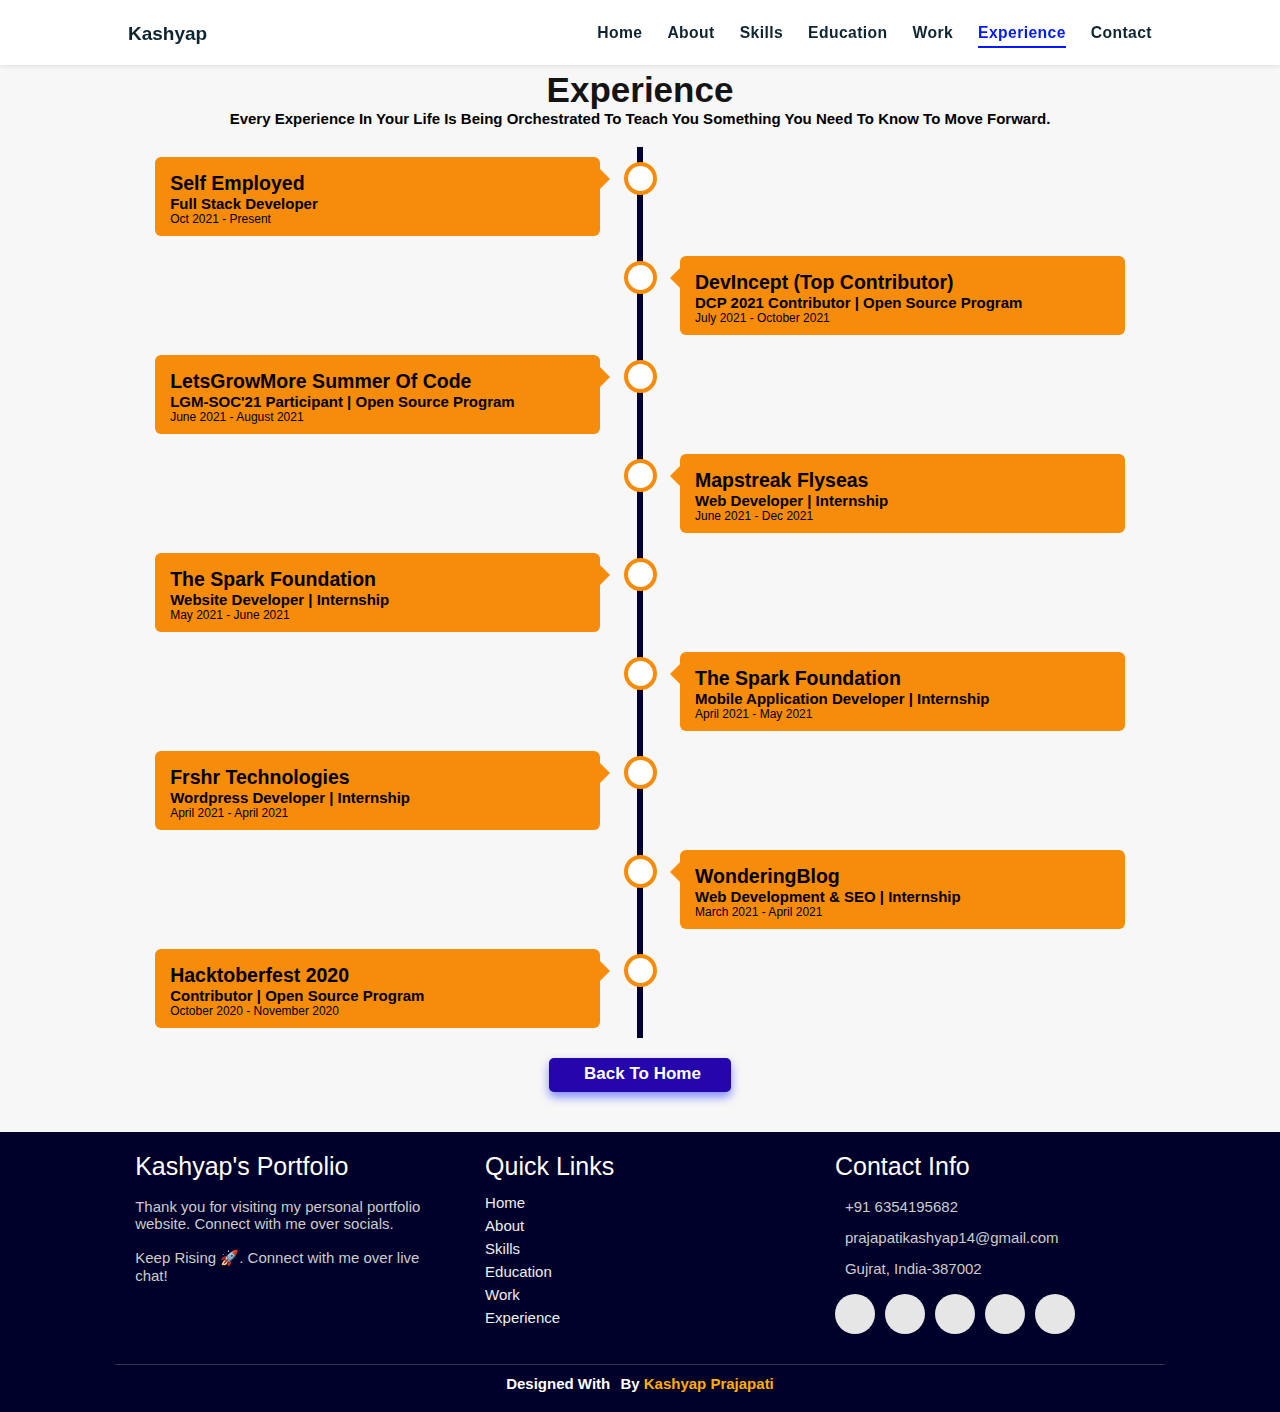
<file: experience/index.html>
<!DOCTYPE html>
<html lang="en">
<head>
    <meta charset="UTF-8">
    <meta http-equiv="X-UA-Compatible" content="IE=edge">
    <meta name="viewport" content="width=device-width, initial-scale=1.0">
    <link rel="stylesheet" href="./style.css">
    <!-- Font Awesome -->
    <link rel="stylesheet" href="https://cdnjs.cloudflare.com/ajax/libs/font-awesome/5.15.3/css/all.min.css" integrity="sha512-iBBXm8fW90+nuLcSKlbmrPcLa0OT92xO1BIsZ+ywDWZCvqsWgccV3gFoRBv0z+8dLJgyAHIhR35VZc2oM/gI1w==" crossorigin="anonymous" referrerpolicy="no-referrer" />
    <link id='favicon' rel="shortcut icon" href="/assets/images/favicon.png" type="image/x-png">

    <title>Kashyap Prajapati</title>
</head>
<body oncontextmenu="return false">

<!-- navbar starts -->
<header>
        <a href="/" class="logo"><i class="fab fa-node-js"></i> Kashyap</a>

        <div id="menu" class="fas fa-bars"></div>
        <nav class="navbar">
            <ul>
            <li><a href="/#home">Home</a></li>
            <li><a href="/#about">About</a></li>
            <li><a href="/#skills">Skills</a></li>
            <li><a href="/#education">Education</a></li>
            <li><a href="/#work">Work</a></li>
            <li><a class="active" href="/#experience">Experience</a></li>
            <li><a href="/#contact">Contact</a></li>
            </ul>
        </nav>
</header>
<!-- navbar ends -->

<!-- experience section starts -->
<section class="experience" id="experience">

  <h2 class="heading"><i class="fas fa-briefcase"></i> Experience</h2>
  <div class="quote">
      <span>every experience in your life is being orchestrated to teach you something you need to know to move forward.</span>
  </div>

  <div class="timeline">

    <div class="container left">
      <div class="content">
        <div class="tag">
          <h2>Self Employed</h2>
        </div>
        <div class="desc">
            <h3>Full Stack Developer</h3>
            <p>Oct 2021 - present</p>
        </div>
      </div>
    </div>

    <div class="container right">
        <div class="content">
          <div class="tag">
            <h2>DevIncept (Top Contributor)</h2>
          </div>
          <div class="desc">
              <h3>DCP 2021 Contributor | Open Source Program</h3>
              <p>July 2021 - October 2021</p>
          </div>
        </div>
      </div>

      <div class="container left">
        <div class="content">
          <div class="tag">
            <h2>LetsGrowMore Summer of Code</h2>
          </div>
          <div class="desc">
              <h3>LGM-SOC'21 Participant | Open Source Program</h3>
              <p>June 2021 - August 2021</p>
          </div>
        </div>
      </div>

    <div class="container right">
      <div class="content">
        <div class="tag">
          <h2>Mapstreak Flyseas</h2>
        </div>
        <div class="desc">
            <h3>Web Developer | Internship</h3>
            <p>June 2021 - Dec 2021</p>
        </div>
      </div>
    </div>

    <div class="container left">
      <div class="content">
        <div class="tag">
          <h2>The Spark Foundation</h2>
        </div>
        <div class="desc">
            <h3>Website Developer | Internship</h3>
            <p>May 2021 - June 2021</p>
        </div>
      </div>
    </div>

    <div class="container right">
      <div class="content">
        <div class="tag">
          <h2>The Spark Foundation</h2>
        </div>
        <div class="desc">
            <h3>Mobile Application Developer | Internship</h3>
            <p>April 2021 - May 2021</p>
        </div>
      </div>
    </div>

    <div class="container left">
      <div class="content">
        <div class="tag">
          <h2>Frshr Technologies</h2>
        </div>
        <div class="desc">
            <h3>Wordpress Developer | Internship</h3>
            <p>April 2021 - April 2021</p>
        </div>
      </div>
    </div>

    <div class="container right">
      <div class="content">
        <div class="tag">
          <h2>WonderingBlog</h2>
        </div>
        <div class="desc">
            <h3>Web Development & SEO | Internship</h3>
            <p>March 2021 - April 2021</p>
        </div>
      </div>
    </div>

    <div class="container left">
        <div class="content">
          <div class="tag">
            <h2>Hacktoberfest 2020</h2>
          </div>
          <div class="desc">
              <h3>Contributor | Open Source Program</h3>
              <p>October 2020 - November 2020</p>
          </div>
        </div>
      </div>

  </div>

  <div class="morebtn">
    <a href="/#experience" class="btn">
        <i class="fas fa-arrow-left"></i>
        <span>Back to Home</span>
  </a>
  </div>

</div>
</section>
<!-- experience section ends -->

<!-- footer section starts -->
<section class="footer">

  <div class="box-container">

      <div class="box">
          <h3>Kashyap's Portfolio</h3>
          <p>Thank you for visiting my personal portfolio website. Connect with me over socials. <br/> <br/> Keep Rising 🚀. Connect with me over live chat!</p>
      </div>

      <div class="box">
          <h3>quick links</h3>
          <a href="/#home"><i class="fas fa-chevron-circle-right"></i> home</a>
          <a href="/#about"><i class="fas fa-chevron-circle-right"></i> about</a>
          <a href="/#skills"><i class="fas fa-chevron-circle-right"></i> skills</a>
          <a href="/#education"><i class="fas fa-chevron-circle-right"></i> education</a>
          <a href="/#work"><i class="fas fa-chevron-circle-right"></i> work</a>
          <a href="/#experience"><i class="fas fa-chevron-circle-right"></i> experience</a>
      </div>

      <div class="box">
          <h3>contact info</h3>
          <p> <i class="fas fa-phone"></i>+91 6354195682</p>
          <p> <i class="fas fa-envelope"></i>prajapatikashyap14@gmail.com</p>
          <p> <i class="fas fa-map-marked-alt"></i>Gujrat, India-387002</p>
          <div class="share">

            <a href="https://www.linkedin.com/in/jigar-sable" class="fab fa-linkedin" target="_blank"></a>
            <a href="https://github.com/jigar-sable" class="fab fa-github" target="_blank"></a>
            <a href="mailto:prajapatikashyap14@gmail.com" class="fas fa-envelope" target="_blank"></a>
            <a href="https://twitter.com/jigar_sable" class="fab fa-twitter" target="_blank"></a>
            <a href="https://t.me/lifecode5" class="fab fa-telegram-plane" target="_blank"></a>
          </div>
      </div>
  </div>

  <h1 class="credit">Designed with <i class="fa fa-heart pulse"></i> by <a href="https://www.linkedin.com/in/jigar-sable"> Kashyap Prajapati</a></h1>

</section>
<!-- footer section ends -->

<!-- scroll top btn -->
<a href="#experience" class="fas fa-angle-up" id="scroll-top"></a>
<!-- scroll back to top -->


<!-- ==== ALL MAJOR JAVASCRIPT CDNS STARTS ==== -->
<!-- jquery cdn -->
<script src="https://cdnjs.cloudflare.com/ajax/libs/jquery/3.6.0/jquery.min.js" integrity="sha512-894YE6QWD5I59HgZOGReFYm4dnWc1Qt5NtvYSaNcOP+u1T9qYdvdihz0PPSiiqn/+/3e7Jo4EaG7TubfWGUrMQ==" crossorigin="anonymous" referrerpolicy="no-referrer"></script>

<!-- scroll reveal anim -->
<script src="https://unpkg.com/scrollreveal"></script>
<!-- ==== ALL MAJOR JAVASCRIPT CDNS ENDS ==== -->

<script src="./script.js"></script>

</body>
</html>
</file>
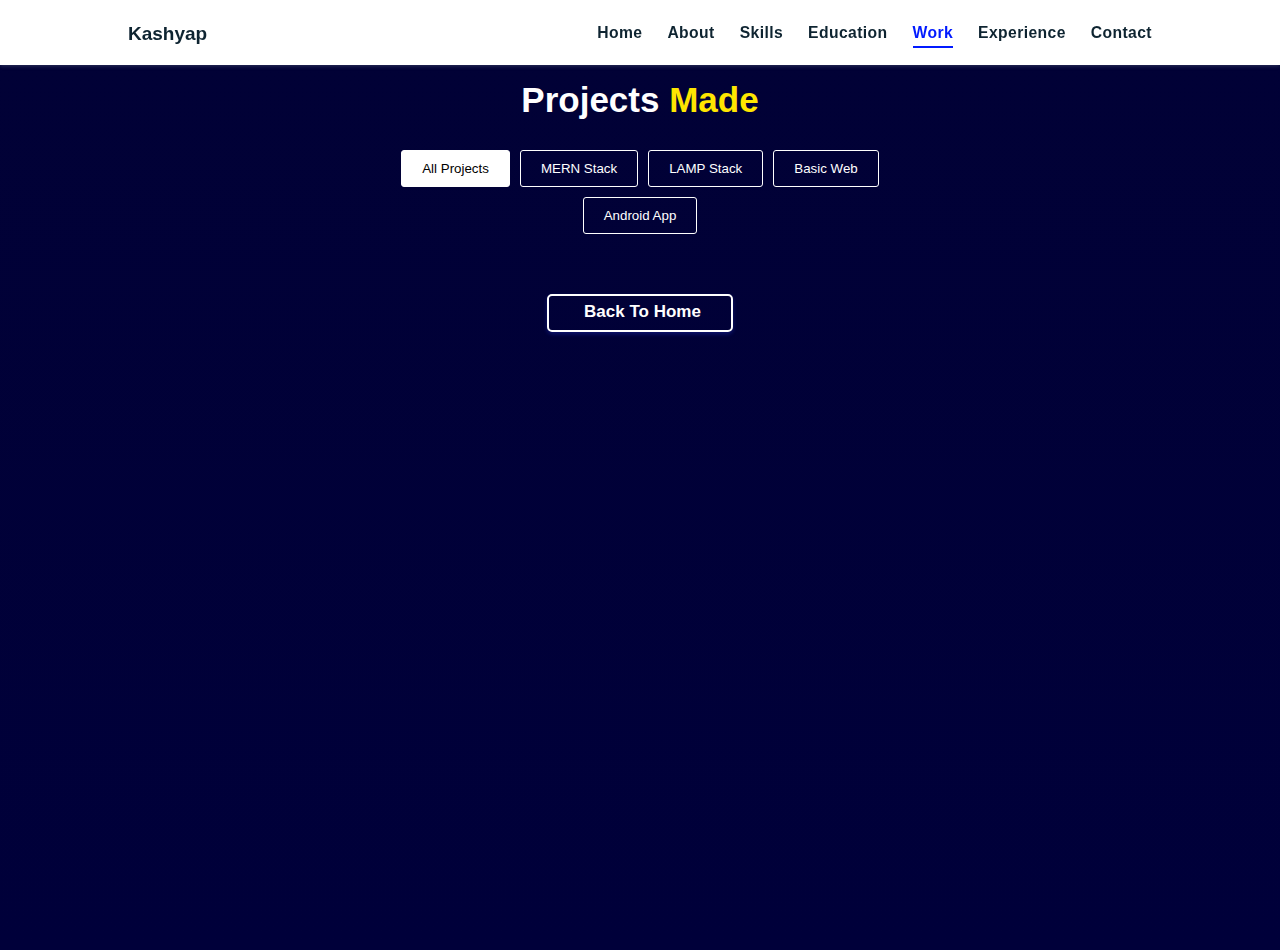
<file: projects/index.html>
<!DOCTYPE html>
<html lang="en">
<head>
    <meta charset="UTF-8">
    <meta http-equiv="X-UA-Compatible" content="IE=edge">
    <meta name="viewport" content="width=device-width, initial-scale=1.0">
    <link rel="stylesheet" href="./style.css">
    <!-- Font Awesome -->
    <link rel="stylesheet" href="https://cdnjs.cloudflare.com/ajax/libs/font-awesome/5.15.3/css/all.min.css" integrity="sha512-iBBXm8fW90+nuLcSKlbmrPcLa0OT92xO1BIsZ+ywDWZCvqsWgccV3gFoRBv0z+8dLJgyAHIhR35VZc2oM/gI1w==" crossorigin="anonymous" referrerpolicy="no-referrer" />
    <link id='favicon' rel="shortcut icon" href="/assets/images/favicon.png" type="image/x-png">
    <title>Kashyap Prajapati</title>
</head>
<body oncontextmenu="return false">

<!-- navbar starts -->
<header>
        <a href="/" class="logo"><i class="fab fa-node-js"></i> Kashyap</a>

        <div id="menu" class="fas fa-bars"></div>
        <nav class="navbar">
            <ul>
            <li><a href="/#home">Home</a></li>
            <li><a href="/#about">About</a></li>
            <li><a href="/#skills">Skills</a></li>
            <li><a href="/#education">Education</a></li>
            <li><a class="active" href="/#work">Work</a></li>
            <li><a href="/#experience">Experience</a></li>
            <li><a href="/#contact">Contact</a></li>
            </ul>
        </nav>
</header>
<!-- navbar ends -->

<!-- work project section starts -->
<section class="work" id="work">

  <h2 class="heading"><i class="fas fa-laptop-code"></i> Projects <span>Made</span></h2>
  
  <div id="filters" class="button-group">
    <button class="btn is-checked" data-filter="*">All Projects</button>
    <button class="btn" data-filter=".mern">MERN Stack</button>
    <button class="btn" data-filter=".lamp">LAMP Stack</button>
    <button class="btn" data-filter=".basicweb">Basic Web</button>
    <button class="btn" data-filter=".android">Android App</button>
  </div>

  <div class="box-container">

    <!-- <div class="box tilt">
      <img src="/assets/images/projects/agecalc.PNG" alt="" />
      <div class="content">
        <div class="tag">
        <h3>Portfolio Website</h3>
        </div>
        <div class="desc">
          <p>Personal portfolio website. Don't need much info about it, just scroll down. You're here only!</p>
          <div class="btns">
            <a href="#" class="btn" target="_blank"><i class="fas fa-eye"></i> View</a>
            <a href="#" class="btn" target="_blank">Code <i class="fas fa-code"></i></a>
          </div>
        </div>
      </div>
    </div> -->   

  </div>

  <div class="backbtn">
    <a href="/#work" class="btn">
        <i class="fas fa-arrow-left"></i>
        <span>Back to Home</span>
  </a>
  </div>

</section>
<!-- work project section ends -->

<!-- scroll top btn -->
<a href="#work" class="fas fa-angle-up" id="scroll-top"></a>
<!-- scroll back to top -->


<!-- ==== ALL MAJOR JAVASCRIPT CDNS STARTS ==== -->
<!-- jquery cdn -->
<script src="https://cdnjs.cloudflare.com/ajax/libs/jquery/3.6.0/jquery.min.js" integrity="sha512-894YE6QWD5I59HgZOGReFYm4dnWc1Qt5NtvYSaNcOP+u1T9qYdvdihz0PPSiiqn/+/3e7Jo4EaG7TubfWGUrMQ==" crossorigin="anonymous" referrerpolicy="no-referrer"></script>

<!-- vanilla tilt.js links -->
<script src="https://cdnjs.cloudflare.com/ajax/libs/vanilla-tilt/1.7.0/vanilla-tilt.min.js" integrity="sha512-SttpKhJqONuBVxbRcuH0wezjuX+BoFoli0yPsnrAADcHsQMW8rkR84ItFHGIkPvhnlRnE2FaifDOUw+EltbuHg==" crossorigin="anonymous" referrerpolicy="no-referrer"></script>

<!-- scroll reveal anim -->
<script src="https://unpkg.com/scrollreveal"></script>

<!-- isotope filter plugin cdn -->
<script src="https://cdnjs.cloudflare.com/ajax/libs/jquery.isotope/3.0.6/isotope.pkgd.min.js" integrity="sha512-Zq2BOxyhvnRFXu0+WE6ojpZLOU2jdnqbrM1hmVdGzyeCa1DgM3X5Q4A/Is9xA1IkbUeDd7755dNNI/PzSf2Pew==" crossorigin="anonymous" referrerpolicy="no-referrer"></script>

<!-- ==== ALL MAJOR JAVASCRIPT CDNS ENDS ==== -->

<script src="./script.js"></script>

</body>
</html>
</file>
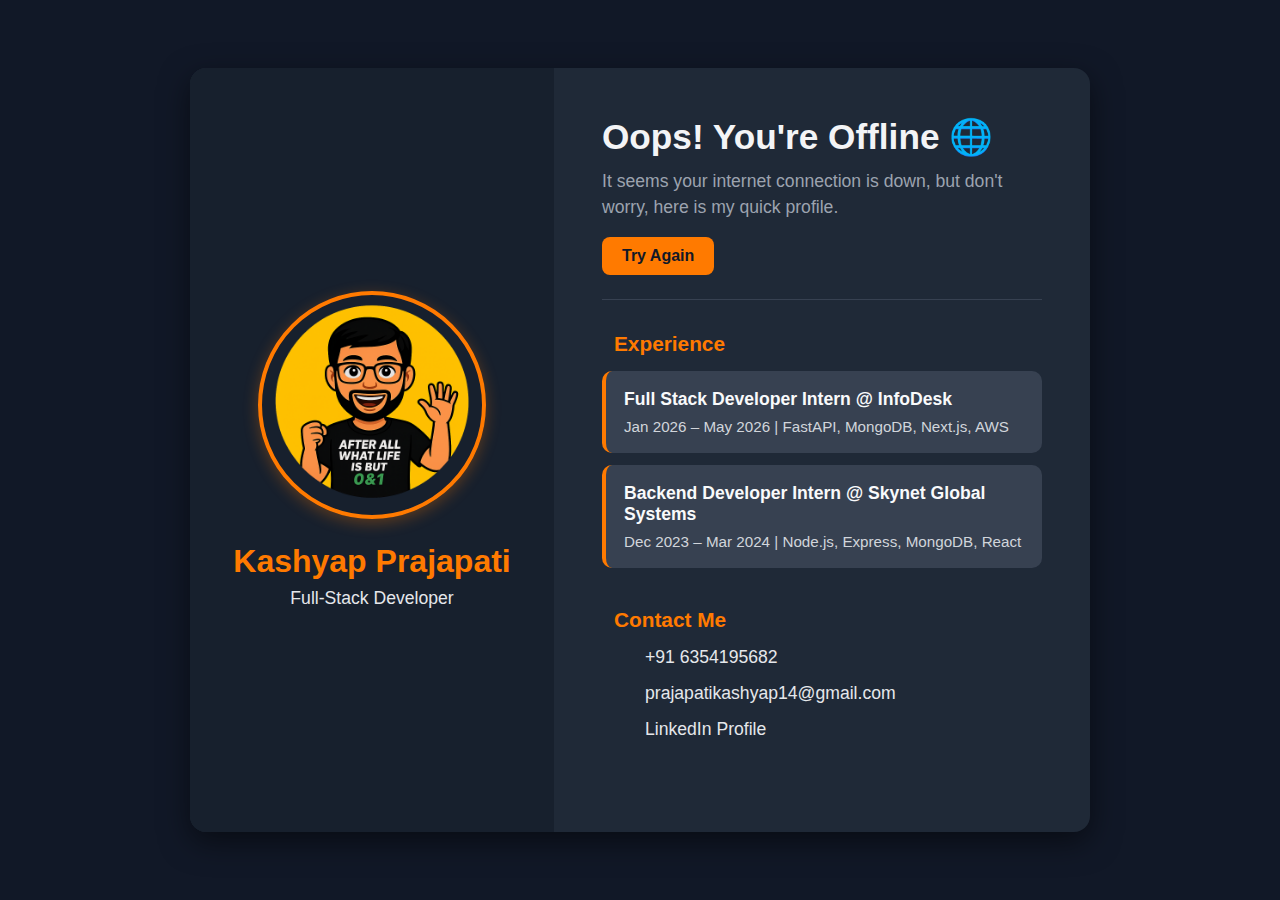
<file: offline.html>
<!DOCTYPE html>
<html lang="en">
<head>
    <meta charset="UTF-8">
    <meta name="viewport" content="width=device-width, initial-scale=1.0">
    <title>Offline - Kashyap Prajapati</title>
    <!-- Font Awesome -->
    <link rel="stylesheet" href="https://cdnjs.cloudflare.com/ajax/libs/font-awesome/5.15.3/css/all.min.css"/>
    <meta name="theme-color" content="#111827">
    <link rel="manifest" href="/manifest.webmanifest">
    <style>
        body {
            margin: 0;
            padding: 0;
            font-family: 'Segoe UI', Tahoma, Geneva, Verdana, sans-serif;
            background-color: #111827;
            color: #fff;
            display: flex;
            justify-content: center;
            align-items: center;
            min-height: 100vh;
        }
        .container {
            display: flex;
            background: #1f2937;
            border-radius: 16px;
            box-shadow: 0 10px 30px rgba(0,0,0,0.5);
            max-width: 900px;
            width: 90%;
            overflow: hidden;
            flex-wrap: wrap;
            margin: 2rem 0;
        }
        .left-side {
            flex: 1;
            min-width: 300px;
            background: #17202d;
            display: flex;
            flex-direction: column;
            align-items: center;
            justify-content: center;
            padding: 3rem 2rem;
            text-align: center;
        }
        .left-side img {
            width: 220px;
            height: 220px;
            object-fit: cover;
            border-radius: 50%;
            border: 4px solid #FF7A00;
            margin-bottom: 1.5rem;
            box-shadow: 0 4px 15px rgba(255, 122, 0, 0.3);
        }
        .left-side h2 {
            margin: 0;
            font-size: 2rem;
            color: #FF7A00;
        }
        .left-side p {
            margin: 8px 0 0;
            color: #e5e7eb;
            font-size: 1.1rem;
        }
        .right-side {
            flex: 2;
            min-width: 350px;
            padding: 3rem;
            display: flex;
            flex-direction: column;
            justify-content: center;
        }
        .header {
            margin-bottom: 2rem;
            padding-bottom: 1.5rem;
            border-bottom: 1px solid #374151;
        }
        .header h1 {
            margin: 0;
            font-size: 2.2rem;
            color: #f3f4f6;
        }
        .header p {
            margin: 10px 0 0;
            color: #9ca3af;
            font-size: 1.1rem;
            line-height: 1.5;
        }
        .section {
            margin-bottom: 1.8rem;
        }
        .section h3 {
            color: #FF7A00;
            font-size: 1.3rem;
            margin: 0 0 15px 0;
            display: flex;
            align-items: center;
        }
        .section h3 i {
            margin-right: 12px;
            font-size: 1.4rem;
        }
        .info-card {
            background: #374151;
            padding: 18px;
            border-radius: 10px;
            margin-bottom: 12px;
            border-left: 4px solid #FF7A00;
        }
        .info-card h4 {
            margin: 0 0 8px 0;
            font-size: 1.1rem;
            color: #f9fafb;
        }
        .info-card p {
            margin: 0;
            color: #d1d5db;
            font-size: 0.95rem;
        }
        .contact-list {
            list-style: none;
            padding: 0;
            margin: 0;
        }
        .contact-list li {
            margin-bottom: 15px;
            display: flex;
            align-items: center;
            font-size: 1.1rem;
        }
        .contact-list i {
            color: #FF7A00;
            margin-right: 18px;
            font-size: 1.3rem;
            width: 25px;
            text-align: center;
        }
        .contact-list a, .contact-list span {
            color: #e5e7eb;
            text-decoration: none;
            transition: color 0.3s;
        }
        .contact-list a:hover {
            color: #FF7A00;
        }
        .btn-reload {
            display: inline-block;
            margin-top: 1rem;
            background: #FF7A00;
            color: #111827;
            padding: 10px 20px;
            border-radius: 8px;
            text-decoration: none;
            font-weight: bold;
            transition: background 0.3s;
            border: none;
            cursor: pointer;
            font-size: 1rem;
        }
        .btn-reload:hover {
            background: #e66b00;
        }
        @media (max-width: 768px) {
            .container {
                flex-direction: column;
            }
            .left-side {
                padding: 2.5rem 1.5rem;
            }
            .right-side {
                padding: 2rem 1.5rem;
                min-width: unset;
            }
            .header h1 {
                font-size: 1.8rem;
            }
        }
    </style>
</head>
<body>
    <div class="container">
        <div class="left-side">
            <img src="/pwalogo.png" alt="Kashyap Prajapati">
            <h2>Kashyap Prajapati</h2>
            <p>Full-Stack Developer</p>
        </div>
        <div class="right-side">
            <div class="header">
                <h1>Oops! You're Offline 🌐</h1>
                <p>It seems your internet connection is down, but don't worry, here is my quick profile.</p>
                <button class="btn-reload" onclick="window.location.reload()">Try Again</button>
            </div>
            
            <div class="section">
                <h3><i class="fas fa-briefcase"></i> Experience</h3>
                <div class="info-card">
                    <h4>Full Stack Developer Intern @ InfoDesk</h4>
                    <p>Jan 2026 – May 2026 | FastAPI, MongoDB, Next.js, AWS</p>
                </div>
                <div class="info-card">
                    <h4>Backend Developer Intern @ Skynet Global Systems</h4>
                    <p>Dec 2023 – Mar 2024 | Node.js, Express, MongoDB, React</p>
                </div>
            </div>



            <div class="section">
                <h3><i class="fas fa-headset"></i> Contact Me</h3>
                <ul class="contact-list">
                    <li><i class="fas fa-phone-alt"></i> <a href="tel:+916354195682">+91 6354195682</a></li>
                    <li><i class="fas fa-envelope"></i> <a href="mailto:prajapatikashyap14@gmail.com">prajapatikashyap14@gmail.com</a></li>
                    <li><i class="fab fa-linkedin"></i> <a href="https://www.linkedin.com/in/kashyap-prajapati14/" target="_blank">LinkedIn Profile</a></li>
                </ul>
            </div>
        </div>
    </div>
</body>
</html>
</file>
<file: experience/style.css>
@import url("https://fonts.googleapis.com/css2?family=Poppins:wght@400;600;700&display=swap");
@import url('https://fonts.googleapis.com/css2?family=Nunito:ital,wght@0,300;0,400;0,600;0,700;1,300;1,400&display=swap');

*{
  margin: 0;
  padding: 0;
  box-sizing: border-box;
  text-decoration: none;
  outline: none; border: none;
  text-transform:capitalize;
  transition: all .2s linear;
}
html{
  font-size: 62.5%;
  overflow-x: hidden;
  scroll-behavior: smooth;
}
body{
  background: #f7f7f7;
  font-family: 'Poppins', sans-serif;
}

*::selection{
  background: #2b3dda;
  color: #fff;
}

html{
  font-size: 62.5%;
  overflow-x: hidden;
}
html::-webkit-scrollbar{
  width: .8rem;
}
html::-webkit-scrollbar-track{
  background: rgb(235, 202, 245);
}
html::-webkit-scrollbar-thumb{
  background: #420177;
}

/* navbar starts */
header{
  position: fixed;
  top: 0; left: 0; right: 0;
  z-index: 1000;
  display: flex;
  align-items: center;
  justify-content: space-between;
  padding: 1.7rem 10%;
  height: 6.5rem;
  background-color: #fff;
  box-shadow: 0 1px 4px rgba(146,161,176,.3);
}
section{
  min-height: 100vh;
  padding: 2rem 9%;
}
.heading{
  font-size: 3.5rem;
  color: rgb(20, 20, 20);
  font-weight: 800;
  text-align: center;
}
.heading span{
  color: rgb(115, 3, 167);
}
header .logo{
  font-size: 1.9rem;
  font-weight: 800;
  text-decoration: none;
  color: #0E2431;
}
header .logo i {
  font-size: 2.2rem;
}
header .logo:hover {
  color: #fc8c05;
}
header .navbar ul{
  list-style: none;
  display: flex;
  justify-content: center;
  align-items: center;
}
header .navbar li{
  margin-left: 2.5rem;
}
header .navbar ul li a{
  font-size: 1.57rem;
  color: #0E2431;
  font-weight: 600;
  text-decoration: none;
  letter-spacing: 0.04rem;
}
header .navbar ul li a.active,
header .navbar ul li a:hover{
  color: #011aff;
  border-bottom: .2rem solid #011aff;
  padding: .5rem 0;
}
/* navbar ends */

/* hamburger icon starts*/
#menu{
  font-size: 3rem;
  cursor: pointer;
  color: rgb(24, 2, 63);
  display: none;
}
@media(max-width:768px){
  #menu{
      display: block;
  }
  header .navbar{
    position: fixed;
    top: 6.5rem; right: -120%;
    width: 75%;
    height: 100%;
    text-align: left;
    align-items: flex-start;
    background-color: #0e0f31;
  }
  header .navbar ul{
    flex-flow: column;
    padding: 1rem;
  }
  header .navbar ul li{
    text-align: center;
    width: 100%;
    margin: 1rem 0;
    border-radius: .5rem;
    width: 26rem;
  }
  header .navbar ul li a{
    display: block;
    padding: 1rem;
    text-align: left;
    color: #fff;
    font-size: 2rem;
  }
  header .navbar ul li a.active,
  header .navbar ul li a:hover{
    padding: 1rem;
    color: #fff;
    border-radius: .5rem;
    border-bottom: .5rem solid #011aff;
  }
  .fa-times{
    transform: rotate(180deg);
  }
  header .navbar.nav-toggle{
    right: 0;
  }
}
/* hamburger icon ends */

/* experience section starts */
.experience {
  margin-top: 5rem;
}
.experience .quote {
  text-align: center;
  font-size: 1.5rem;
  font-weight: 600;
}
.experience .timeline {
  position: relative;
  max-width: 1200px;
  margin: 2rem auto;
}
.experience .timeline::after {
  content: '';
  position: absolute;
  width: 6px;
  background: #020133;
  top: 0;
  bottom: 0;
  left: 50%;
  margin-left: -3px;
  z-index: -2;
}
.experience .container {
  padding: 10px 40px;
  position: relative;
  background-color: inherit;
  width: 50%;
}
/*circles on timeline*/
.experience .container::after {    
  content: "\f0b1";
  position: absolute;
  width: 25px;
  height: 25px;
  right: -17px;
  background-color: rgb(255, 255, 255);
  border: 4px solid #f68c09;
  top: 15px;
  border-radius: 50%;
  z-index: 100;
  font-size: 1.89rem;
  text-align: center;
  font-weight: 600;
  color:#02094b;
  font-family: 'Font Awesome\ 5 Free';
}
.experience .left {
  left: 0;
}
.experience .right {
  left: 50%;
}
/* arrows pointing right */
.experience .left::before {
  content: " ";
  height: 0;
  position: absolute;
  top: 22px;
  width: 0;
  z-index: 1;
  right: 30px;
  border: medium solid #f68c09;
  border-width: 10px 0 10px 10px;
  border-color: transparent transparent transparent #f68c09;
}
/* arrows pointing left  */
.experience .right::before {
  content: " ";
  height: 0;
  position: absolute;
  top: 22px;
  width: 0;
  z-index: 1;
  left: 30px;
  border: medium solid #f68c09;
  border-width: 10px 10px 10px 0;
  border-color: transparent #f68c09 transparent transparent;
}
.experience .right::after {
  left: -16px;
}
.experience .content {
  background-color: #f68c09;
  position: relative;
  border-radius: 6px;
}
.experience .content .tag{
  font-size: 1.3rem;
  padding-top: 1.5rem;
  padding-left: 1.5rem;
}
.experience .content .desc{
  margin-left: 1.5rem;
  padding-bottom: 1rem;
}
.experience .content .desc h3{
  font-size: 1.5rem;
  font-weight: 600;
}
.experience .content .desc p{
  font-size: 1.2rem;
}
/* view all button */
.morebtn{
  display: flex;
  justify-content: center;
  margin-bottom: 2rem;
}
.morebtn .btn {
  position: relative;
  line-height: 0;
  padding: 1.6rem 3rem;
  border-radius: .5em;
  transition: 0.5s;
  color: #fff;
  background: #2506ad;
  box-shadow: 0px 5px 10px rgba(48, 68, 247, .6);
  text-align: center;
}
.morebtn .btn span {
  font-weight: 600;
  font-size: 1.7rem;
  font-family: 'Nunito', sans-serif;
}
.morebtn .btn i {
  margin-right: 0.5rem;
  font-size: 1.5rem;
  transition: 0.3s;
}
.morebtn .btn:hover{
  background: #1a047e;
}
.morebtn .btn:hover i {
  transform: translateX(-8px);
}

/* Media queries - Responsive timeline on screens less than 600px wide */
@media screen and (max-width: 600px) {
  .experience .timeline::after {
  left: 31px;
  }
  .experience .container {
  width: 100%;
  padding-left: 70px;
  padding-right: 25px;
  }
  .experience .container::before {
  left: 60px;
  border: medium solid #f68c09;
  border-width: 10px 10px 10px 0;
  border-color: transparent #f68c09 transparent transparent;
  }
  .experience .left::after {
    left: 15px;
  }
  .experience .right::after {
    left: 15px;
  }
  .experience .right {
  left: 0%;
  }
  .experience .container::after {
    font-size: 2.2rem;;
  }
}
/* experience media queries ends */
/* experience section ends */


/* footer section starts */
.footer{
  min-height: auto;
  padding-top: 0;
  background: rgb(0, 1, 43);
}
.footer .box-container{
  display: flex;
  justify-content: center;
  flex-wrap: wrap;
}
.footer .box-container .box{
  flex: 1 1 25rem;
  margin: 2rem;
}
.footer .box-container .box h3{
  font-size: 2.5rem;
  color: #fff;
  padding-bottom: 1rem;
  font-weight: normal;
}
.footer .box-container .box p{
  font-size: 1.5rem;
  color: #ccc;
  padding: .7rem 0;
  text-transform: none;
}
.footer .box-container .box p i{
  padding-right: 1rem;
  color: #ffae00;
}
.footer .box-container .box a{
  font-size: 1.5rem;
  color: rgb(238, 238, 238);
  padding: .3rem 0;
  display: block;
}
.footer .box-container .box a:hover{
  color: #ffae00;
}
.footer .box-container .box .share{
  display: flex;
  flex-wrap: wrap;
  padding: 1rem 0;
}
.footer .box-container .box .share a{
  height: 4rem;
  width: 4rem;
  padding: 1rem;
  text-align: center;
  border-radius: 5rem;
  font-size: 1.7rem;
  margin-right: 1rem;
  transition: .2s;
  background: rgb(230, 230, 230);
  color: #02094b;
  border: none;
}
.footer .box-container .box .share a:hover{
  background: transparent;
  transform: scale(0.98);
  border: .1rem solid rgb(180, 178, 178);
  color: #ffae00;
}
.footer .credit{
  padding: 1rem 0 0 0;
  text-align: center;
  font-size: 1.5rem;
  font-family: 'Nunito',sans-serif;
  font-weight: 600;
  color: #fff;
  border-top: .1rem solid #fff3;
}
.footer .credit a{
  color: #ffae00;
}
.footer .fa{
    color: #E90606;
    margin: 0 .3rem;
    font-size: 1.5rem;
    animation: pound .35s infinite alternate;
}
@-webkit-keyframes pound{
  to{
    transform: scale(1.1);
  }
}
@keyframes pound{
  to{
    transform: scale(1.1);
}
}
@media(max-width:450px){
  .footer .box-container .box{
    margin: 2rem;
  }
  .footer .box-container .box p{
    padding: 0.7rem;
  }
  .footer .box-container .box .share a{
    padding: 1.1rem;
  }
}
/* footer section ends */

/* common media queries starts*/
@media(max-width:450px){
  html{
    font-size: 55%;
  }
  body{
    padding-right: 0;
  }
  section{
    padding: 2rem;
  }
}
/* common media queries ends*/


/* scroll top starts */
#scroll-top{
  position: fixed;
  top: -140%;
  right: 2rem;
  padding: 1rem 1.5rem;
  font-size: 2rem;
  background: #ffae00;
  color: rgb(13, 0, 44);
  border-radius: 5rem;
  transition: 1s linear;
  z-index: 1000;
}
#scroll-top.active{
  top: calc(100% - 12rem);
}
/* scroll top ends */
</file>
<file: projects/style.css>
@import url("https://fonts.googleapis.com/css2?family=Poppins:wght@400;600;700&display=swap");
@import url('https://fonts.googleapis.com/css2?family=Nunito:ital,wght@0,300;0,400;0,600;0,700;1,300;1,400&display=swap');

*{
  margin: 0;
  padding: 0;
  box-sizing: border-box;
  text-decoration: none;
  outline: none; border: none;
  text-transform:capitalize;
  transition: all .2s linear;
}
html{
  font-size: 62.5%;
  overflow-x: hidden;
  scroll-behavior: smooth;
}
body{
  background: #f7f7f7;
  font-family: 'Poppins', sans-serif;
}

*::selection{
  background: #2b3dda;
  color: #fff;
}

html{
  font-size: 62.5%;
  overflow-x: hidden;
}
html::-webkit-scrollbar{
  width: .8rem;
}
html::-webkit-scrollbar-track{
  background: rgb(235, 202, 245);
}
html::-webkit-scrollbar-thumb{
  background: #420177;
}

/* navbar starts */
header{
  position: fixed;
  top: 0; left: 0; right: 0;
  z-index: 1000;
  display: flex;
  align-items: center;
  justify-content: space-between;
  padding: 1.7rem 10%;
  height: 6.5rem;
  background-color: #fff;
  box-shadow: 0 1px 4px rgba(146,161,176,.3);
}
section{
  min-height: 100vh;
  padding: 2rem 9%;
}
.heading{
  font-size: 3.5rem;
  color: rgb(32, 32, 32);
  font-weight: 800;
  text-align: center;
}
.heading span{
  color: rgb(115, 3, 167);
}
header .logo{
  font-size: 1.9rem;
  font-weight: 800;
  text-decoration: none;
  color: #0E2431;
}
header .logo i {
  font-size: 2.2rem;
}
header .logo:hover {
  color: #fc8c05;
}
header .navbar ul{
  list-style: none;
  display: flex;
  justify-content: center;
  align-items: center;
}
header .navbar li{
  margin-left: 2.5rem;
}
header .navbar ul li a{
  font-size: 1.57rem;
  color: #0E2431;
  font-weight: 600;
  text-decoration: none;
  letter-spacing: 0.04rem;
}
header .navbar ul li a.active,
header .navbar ul li a:hover{
  color: #011aff;
  border-bottom: .2rem solid #011aff;
  padding: .5rem 0;
}
/* navbar ends */

/* hamburger icon starts*/
#menu{
  font-size: 3rem;
  cursor: pointer;
  color: rgb(24, 2, 63);
  display: none;
}
@media(max-width:768px){
  #menu{
      display: block;
  }
  header .navbar{
    position: fixed;
    top: 6.5rem; right: -120%;
    width: 75%;
    height: 100%;
    text-align: left;
    align-items: flex-start;
    background-color: #0e0f31;
  }
  header .navbar ul{
    flex-flow: column;
    padding: 1rem;
  }
  header .navbar ul li{
    text-align: center;
    width: 100%;
    margin: 1rem 0;
    border-radius: .5rem;
    width: 26rem;
  }
  header .navbar ul li a{
    display: block;
    padding: 1rem;
    text-align: left;
    color: #fff;
    font-size: 2rem;
  }
  header .navbar ul li a.active,
  header .navbar ul li a:hover{
    padding: 1rem;
    color: #fff;
    border-radius: .5rem;
    border-bottom: .5rem solid #011aff;
  }
  .fa-times{
    transform: rotate(180deg);
  }
  header .navbar.nav-toggle{
    right: 0;
  }
}
/* hamburger icon ends */

/* work section starts */
.work{
  /* background: #010124; */
  background: linear-gradient(to bottom, #010136, #00003a);
  margin-top: 5rem;
}
.work h2{
  color: #fff;
  padding: 1rem;
}
.work .heading span{
  color: rgb(255, 230, 0);
}
.work .button-group{
  display: flex;
  flex-wrap: wrap;
  gap:1rem;
  margin: 2rem auto;
  width: 50%;
  justify-content: center;
  align-items: center;
}
.work .button-group .btn{
  outline: none;
  padding: 1rem 2rem;
  background: transparent;
  color: #fff;
  border: 1px solid #fff;
  border-radius: 3px;
  cursor: pointer;
  font-weight: 500;
}
.work .button-group .btn:hover{
  background-color: #fff;
  color: #000;
}
.work .button-group .btn.is-checked{
  background-color: #fff;
  color: #000;
}
.work .box-container{
  display: flex;
  flex-wrap: wrap;
  gap:1.5rem;
  margin: 2rem;
}
.work .box-container .box{
  flex:1 1 30rem;
  border-radius: .5rem;
  box-shadow: 0 .7rem 1rem rgba(0,0,0,.3);
  position: relative;
  overflow:hidden;
  height:30rem;
  background: #fff;
  border: none;
}
.work .box-container .box img{
  height: 100%;
  width:100%;
  object-fit: cover;
}
.work .box-container .box .content{
  height: 100%;
  width:100%;
  position: absolute;
  top:85%; left:0;
  background:rgba(255, 255, 255, 0.9);
  display: flex;
  flex-direction: column;
}
.work .box-container .box .content .tag{
  display: flex;
  flex-direction: row;
  justify-content: space-between;
  align-items: center;
  height: 4.5rem;
  width: 100%;
  padding-left: 1rem;
  background: #ffd900;
}
.work .box-container .box .content .tag h3{
  font-size: 2rem;
}
.work .box-container .box:hover .content{
  top: 25%;
}
.work .desc {
  margin: 2rem;
  display: flex;
  flex-direction: column;
  justify-content: center;
}
.work .desc p{
  font-size: 1.5rem;
}
.work .desc .btns{
  display: flex;
  justify-content: space-between;
  width: 100%;
  margin-top: 2rem;
}
.work .desc .btns .btn{
  line-height: 0;
  display: inline;
  padding: 1.5rem 2.5rem;
  border-radius: .5rem;
  font-size: 1.5rem;
  color: #fff;
  background: rgb(12, 12, 12);
  margin-right: 2rem;
}
.work .desc .btns .btn:hover{
  background: #310ae0f5;
}

@media screen and (max-width: 450px) {
  .work .button-group{
    width: 100%;
  }
  .work .box-container{
    margin: 0rem;
  }
  .work .box-container .grid-item .box{
    width: 95% !important;
  }
}

/* back to home button */
.backbtn{
  display: flex;
  justify-content: center;
  margin-bottom: 2rem;
  margin-top: 4rem;
}
.backbtn .btn {
  position: relative;
  line-height: 0;
  padding: 1.6rem 3rem;
  border-radius: .5em;
  transition: 0.3s;
  color: #fff;
  border: 2px solid #fff;
  box-shadow: 0px 2px 4px rgba(48, 68, 247, .3);
  text-align: center;
}
.backbtn .btn span {
  font-weight: 600;
  font-size: 1.7rem;
  font-family: 'Nunito', sans-serif;
}
.backbtn .btn i {
  margin-right: 0.5rem;
  font-size: 1.5rem;
  transition: 0.3s;
}
.backbtn .btn:hover{
  background: #ffffff;
  color: #000;
}
.backbtn .btn:hover i {
  transform: translateX(-8px);
}
/* work section ends */

/* common media queries starts*/
@media(max-width:450px){
  html{
    font-size: 55%;
  }
  body{
    padding-right: 0;
  }
  section{
    padding: 2rem;
  }
}
/* common media queries ends*/


/* scroll top starts */
#scroll-top{
  position: fixed;
  top: -140%;
  right: 2rem;
  padding: 1rem 1.5rem;
  font-size: 2rem;
  background: #ffae00;
  color: rgb(13, 0, 44);
  border-radius: 5rem;
  transition: 1s linear;
  z-index: 1000;
}
#scroll-top.active{
  top: calc(100% - 12rem);
}
/* scroll top ends */
</file>
